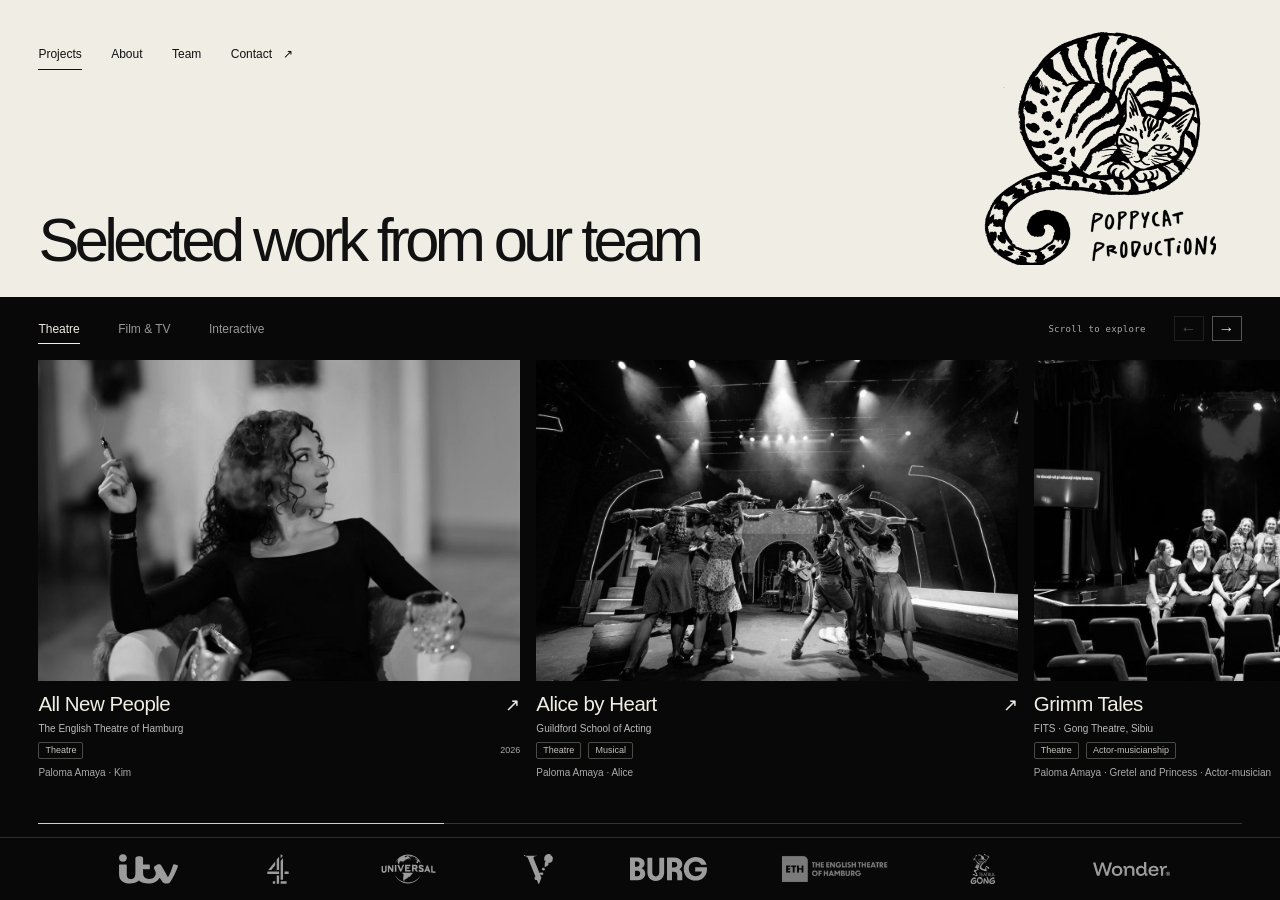
<file: index.html>
<!doctype html>
<html lang="en"><head><meta charset="utf-8"><meta name="viewport" content="width=device-width,initial-scale=1"><meta name="description" content="PoppyCat Productions — independent production company."><title>PoppyCat Productions</title><link rel="stylesheet" href="styles.css?v=20261005h"><script src="projects-data.js?v=20261005h" defer></script><script src="app.js?v=20261005h" defer></script></head>
<body><a class="skip" href="#main">Skip to content</a>
<div class="site">
<header class="masthead">
<div class="topline"><nav aria-label="Main navigation"><a href="#projects" aria-current="page">Projects</a><a href="#about">About</a><a href="#team">Team</a><a class="contact-link" href="#contact">Contact <span>↗</span></a></nav><a class="brand" href="#projects" aria-label="PoppyCat Productions home"><span class="cat"><img src="assets/logo.png?v=3" alt=""></span></a></div>
<div class="heading-row"><h1 id="page-title">Selected work from our team</h1><div class="heading-note" hidden><p id="company-line" hidden>Independent production company</p><p id="page-description" hidden></p></div></div>
</header>
<main id="main" tabindex="-1">
<section id="projects" class="panel project-panel" aria-label="Selected work by our team">
<div class="gallery-toolbar"><div class="project-sections" aria-label="Project sections"><a href="#projects/theatre">Theatre</a><a href="#projects/film-tv">Film &amp; TV</a><a href="#projects/interactive">Interactive</a></div><div class="gallery-controls"><span class="scroll-hint">Scroll to explore</span><button type="button" id="previous" aria-label="Previous project">←</button><button type="button" id="next" aria-label="Next project">→</button></div></div>
<div class="gallery" tabindex="0" aria-label="Project gallery. Scroll, swipe or use the arrow keys to explore."></div><div class="track" aria-hidden="true"><span id="progress"></span></div>
</section>
<section id="project-detail" class="panel detail-panel" aria-label="Project details" hidden></section>
<section id="about" class="panel info-panel" hidden><div class="about-layout"><p class="section-label">The company</p><div><h2>PoppyCat<br>Productions</h2><p>Independent production company.</p><p class="muted">More information coming soon.</p></div></div></section>
<section id="team" class="panel info-panel" hidden><div class="team-grid">
<article><img src="assets/dale.webp" alt="Dale Reynolds"><div><h2>Dale Reynolds</h2><p class="role">Writer, Producer</p><p class="bio">American playwright and screenwriter in London, England.</p></div></article>
<article><img src="assets/paloma-full.png" alt="Paloma Amaya"><div><h2>Paloma Amaya</h2><p class="role">Actor, Producer</p><p class="bio paloma-bio">Actor-musician, singer and songwriter. Stage and screen performer trained at GSA.</p></div></article>
<article><img src="assets/benjamin-full.png" alt="Ben Dresner-Reynolds"><div><h2>Ben Dresner-Reynolds</h2><p class="role">Creative Coordinator</p><p class="bio">Creative technologist and designer working across interactive media and film.</p></div></article>
</div></section>
<section id="contact" class="panel info-panel" hidden><div class="about-layout"><p class="section-label">Enquiries</p><div><h2>Contact</h2><p>Contact details coming soon.</p></div></div></section>
</main>
<footer aria-label="Selected company credits from our team’s previous work"><div class="partners"><img src="assets/partners/itv-mono.svg" alt="ITV"><img src="assets/partners/channel4-mono.svg" alt="Channel 4"><img src="assets/partners/universal.svg" alt="Universal Pictures"><img src="assets/partners/volksoper.svg" alt="Volksoper Wien"><img src="assets/partners/burgtheater.svg" alt="Burgtheater"><img class="solid-logo" src="assets/partners/english-theatre.jpg" alt="The English Theatre of Hamburg"><img src="assets/partners/gong.png" alt="Gong Theatre"><img src="assets/partners/wonder.svg" alt="Wonder Studios"></div></footer>
</div></body></html>
</file>
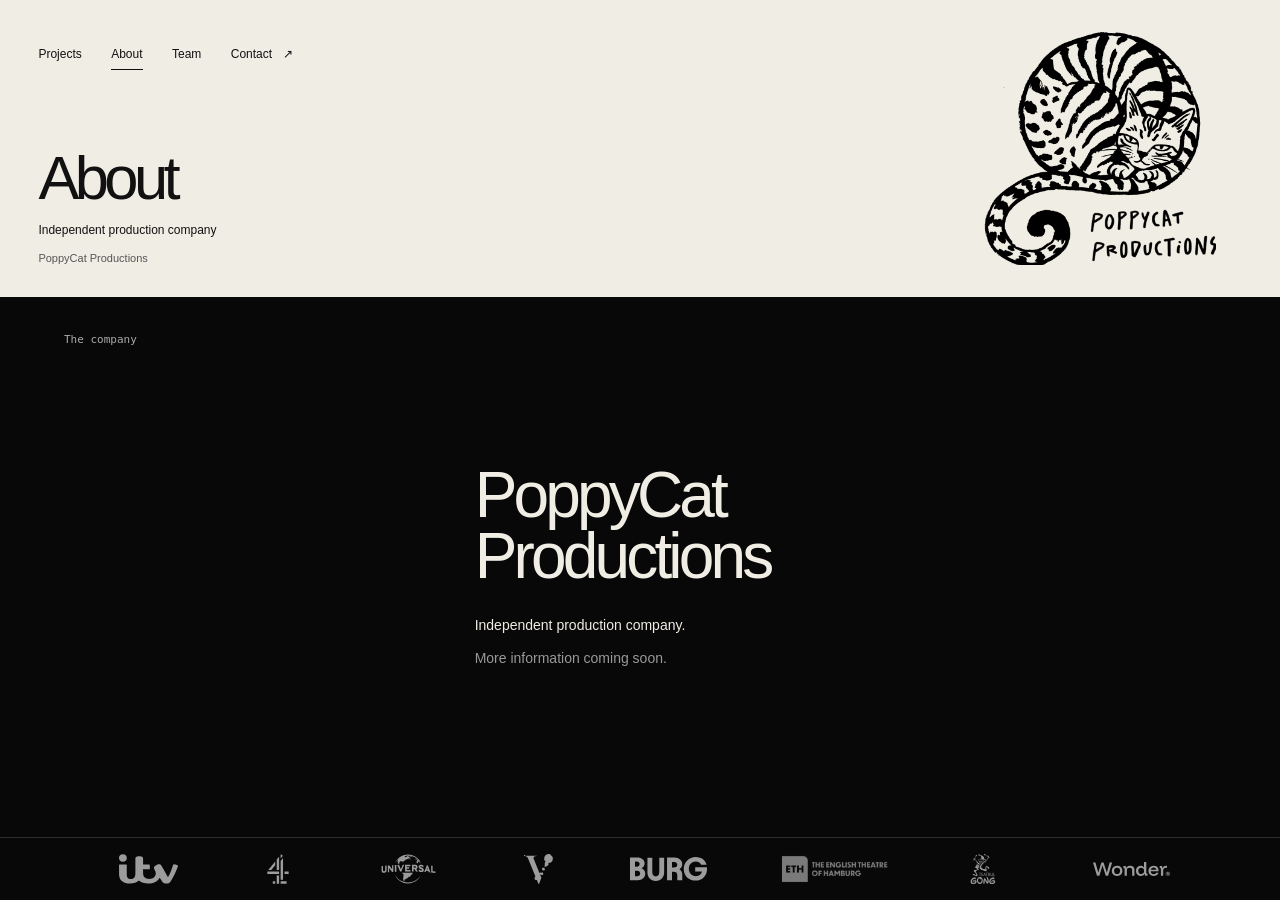
<file: about.html>
<!doctype html><html lang="en"><head><meta charset="utf-8"><meta name="viewport" content="width=device-width, initial-scale=1"><meta http-equiv="refresh" content="0;url=index.html#about"><title>PoppyCat Productions</title><script>location.replace('index.html#about');</script></head><body><a href="index.html#about">Continue to about</a></body></html>
</file>
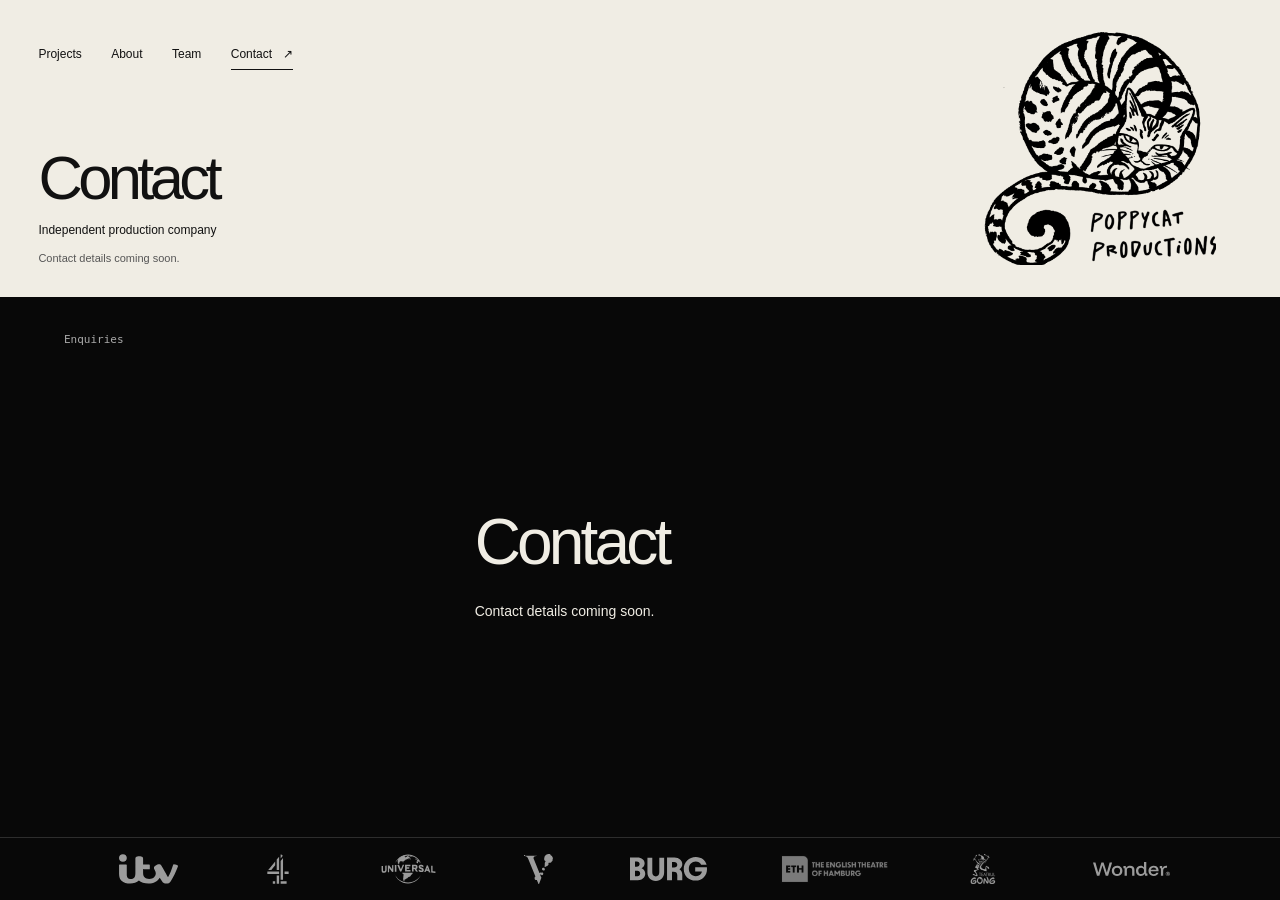
<file: contact.html>
<!doctype html><html lang="en"><head><meta charset="utf-8"><meta name="viewport" content="width=device-width, initial-scale=1"><meta http-equiv="refresh" content="0;url=index.html#contact"><title>PoppyCat Productions</title><script>location.replace('index.html#contact');</script></head><body><a href="index.html#contact">Continue to contact</a></body></html>
</file>
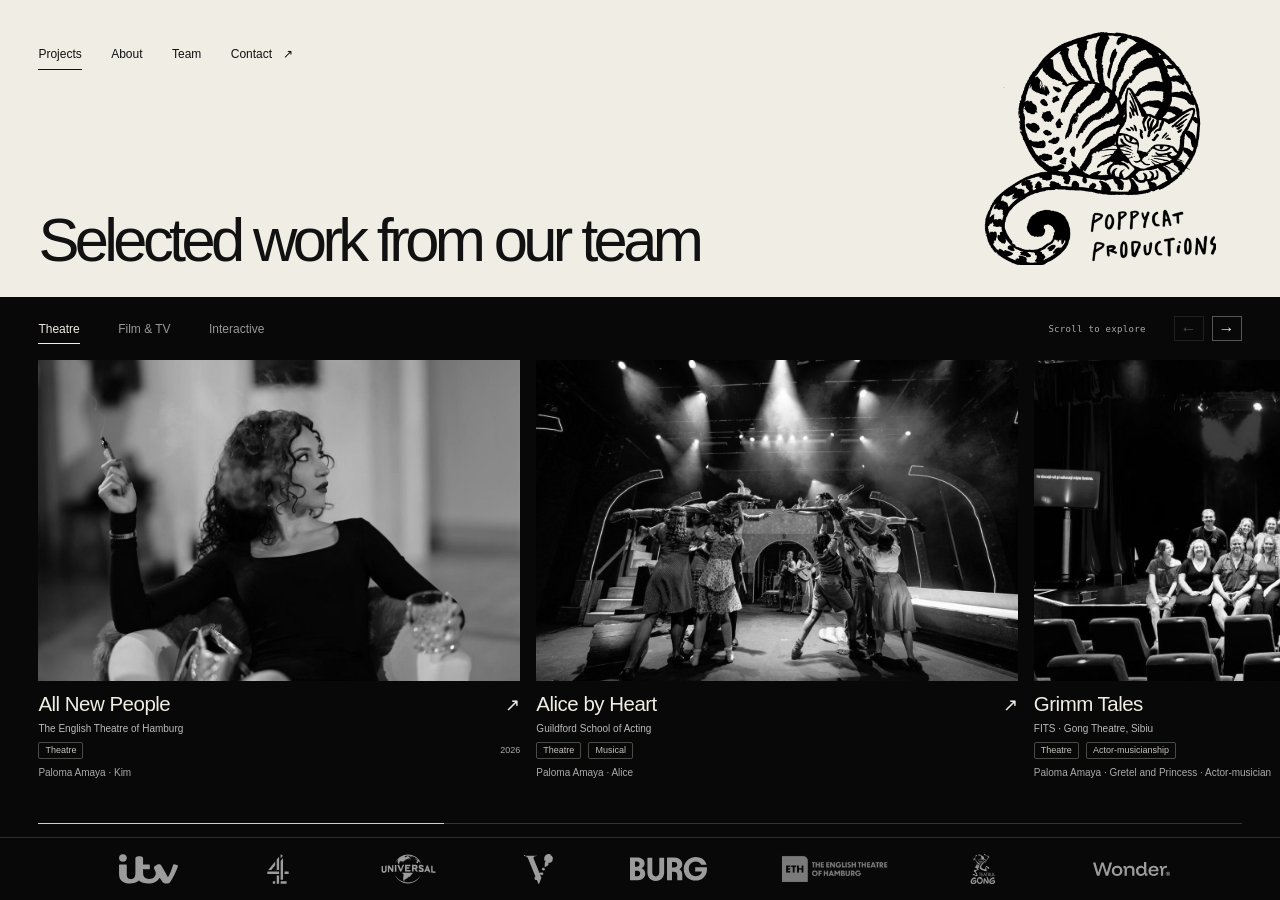
<file: projects.html>
<!doctype html><html lang="en"><head><meta charset="utf-8"><meta name="viewport" content="width=device-width, initial-scale=1"><meta http-equiv="refresh" content="0;url=index.html#projects"><title>PoppyCat Productions</title><script>location.replace('index.html#projects');</script></head><body><a href="index.html#projects">Continue to projects</a></body></html>
</file>
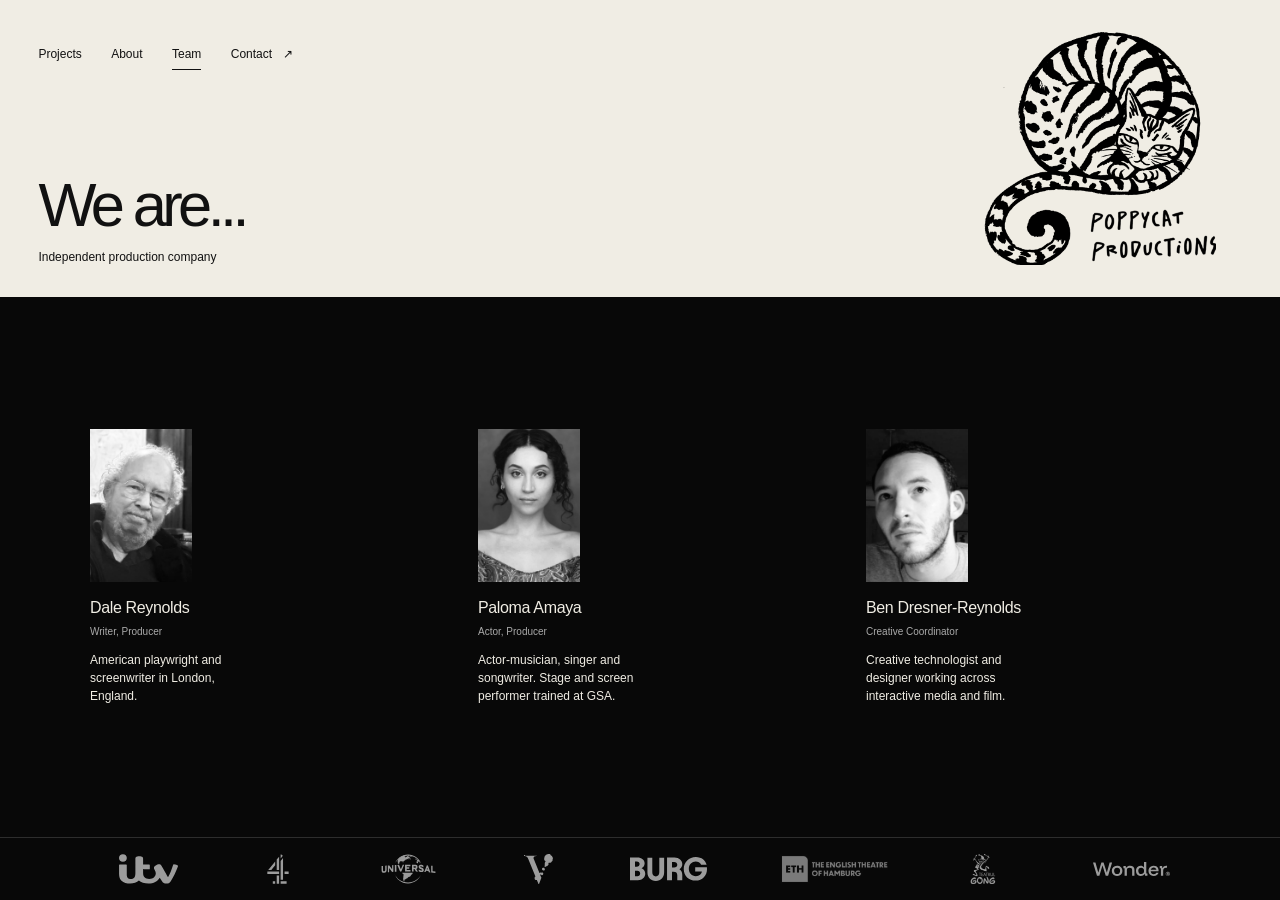
<file: team.html>
<!doctype html><html lang="en"><head><meta charset="utf-8"><meta name="viewport" content="width=device-width, initial-scale=1"><meta http-equiv="refresh" content="0;url=index.html#team"><title>PoppyCat Productions</title><script>location.replace('index.html#team');</script></head><body><a href="index.html#team">Continue to team</a></body></html>
</file>
<file: styles.css>
*{box-sizing:border-box}html,body{margin:0;width:100%;height:100%;overflow:hidden;background:#080808;color:#f0ede4;font-family:Arial,Helvetica,sans-serif;-webkit-font-smoothing:antialiased}a{color:inherit;text-decoration:none}button{font:inherit}a:focus-visible,button:focus-visible,[tabindex]:focus-visible{outline:2px solid currentColor;outline-offset:5px}h1,h2,p{margin:0}img{display:block;max-width:100%}.site{height:100dvh;display:grid;grid-template-rows:33dvh minmax(0,1fr) clamp(45px,7dvh,70px)}.masthead{background:#f0ede4;color:#111;padding:0 clamp(20px,3vw,56px);display:flex;flex-direction:column;justify-content:space-between;padding-bottom:clamp(20px,3dvh,36px)}.topline{height:clamp(70px,12dvh,110px);display:grid;grid-template-columns:1fr auto 1fr;align-items:center;gap:25px}.topline nav{display:flex;gap:clamp(16px,2.3vw,36px)}.topline nav a,.contact-link{font-size:12px;line-height:1.5}.topline nav a{position:relative}.topline nav a[aria-current]:after{content:"";position:absolute;bottom:-7px;left:0;right:0;height:1px;background:currentColor}.brand{display:flex;gap:11px;align-items:center;font-size:27px;font-weight:600;letter-spacing:-1.5px;line-height:.9}.brand small{display:block;font:8px monospace;letter-spacing:2.4px;margin-top:7px}.cat{width:52px;height:54px;position:relative;overflow:hidden}.cat img{max-width:none;width:133%;height:133%;position:absolute;top:-17%;left:-15%;object-fit:contain;filter:brightness(0)}.contact-link{justify-self:end}.contact-link span{margin-left:30px}.heading-row{display:flex;align-items:flex-end;justify-content:space-between;gap:30px}h1{font-size:clamp(46px,7.7vw,130px);line-height:.92;font-weight:400;letter-spacing:-.075em;white-space:nowrap}.heading-note{max-width:275px;font-size:12px;line-height:1.4;padding-bottom:4px}.heading-note p+p{margin-top:12px;color:#555;font-size:11px}main{min-height:0;min-width:0;overflow:hidden}.panel{height:100%;min-height:0}.panel[hidden]{display:none}.project-panel{display:grid;grid-template-rows:clamp(44px,7dvh,65px) minmax(0,1fr) 16px}.gallery-toolbar{padding:0 clamp(20px,3vw,56px);display:flex;align-items:center;justify-content:space-between}.gallery-toolbar>p,.scroll-hint{font:9px monospace;letter-spacing:.3px;color:#aaa}.gallery-controls{display:flex;gap:8px;align-items:center}.scroll-hint{margin-right:20px}.gallery-controls button{width:30px;height:25px;border:1px solid #555;background:none;color:#f0ede4;cursor:pointer;transition:background .2s}.gallery-controls button:hover{background:#333}.gallery-controls button:disabled{opacity:.3;cursor:default}.gallery{display:flex;gap:12px;overflow-x:auto;overflow-y:hidden;scrollbar-width:none;overscroll-behavior-x:contain;padding:0 clamp(20px,3vw,56px);scroll-snap-type:x proximity;scroll-padding-inline:clamp(20px,3vw,56px);touch-action:pan-x;min-height:0}.gallery::-webkit-scrollbar{display:none}.project-card{flex:0 0 57vw;min-width:0;display:grid;grid-template-rows:minmax(0,1fr) 48px;scroll-snap-align:start}.project-card:nth-child(2){flex-basis:42vw}.project-card:nth-child(3){flex-basis:52vw}.project-art{position:relative;overflow:hidden;isolation:isolate;background:#1a1a1a}.art-word{position:absolute;bottom:24px;left:30px;font-size:clamp(45px,6.2vw,100px);font-weight:400;line-height:.88;letter-spacing:-.065em;z-index:1;color:#f0ede4}.curtain{position:absolute;inset:0;background:linear-gradient(90deg,#0008,transparent 45%,#0006),repeating-linear-gradient(90deg,#0e0e0e 0,#454540 4%,#77766c 5%,#30302d 6%,#101010 9%);transform:scale(1.06);animation:drape 18s ease-in-out infinite alternate}.film-light{position:absolute;inset:-50%;background:conic-gradient(from 45deg at 40% 60%,#050505 0deg,#ddd6 10deg,#deded7 13deg,#8885 18deg,#050505 45deg);filter:blur(8px);animation:light 22s ease-in-out infinite alternate}.moire{position:absolute;inset:0;background:radial-gradient(ellipse at 65% 40%,#aaa8,transparent 55%),repeating-radial-gradient(ellipse at 65% 40%,#121212 0 4px,#74746e 5px 6px,#121212 7px 10px);transform:scale(1.15)}.caption{display:flex;align-items:center;justify-content:space-between;gap:20px}.caption h2{font-size:13px;font-weight:400}.caption p{font:9px monospace;color:#888}.track{height:1px;background:#333;margin:2px clamp(20px,3vw,56px) 0;position:relative;overflow:hidden}.track span{height:100%;background:#d2cfc6;display:block;width:30%;transform-origin:left}.info-panel{padding:clamp(20px,4dvh,55px) clamp(20px,5vw,90px)}.about-layout{display:grid;grid-template-columns:1fr 2fr;gap:40px;height:100%;align-items:center}.section-label{font:11px monospace;color:#aaa;align-self:start}.about-layout h2{font-weight:400;font-size:clamp(35px,5vw,80px);line-height:.95;letter-spacing:-.06em;margin-bottom:28px}.about-layout p:not(.section-label){font-size:14px;line-height:1.5}.muted{color:#999;margin-top:12px}.team-grid{height:100%;display:grid;grid-template-columns:repeat(3,minmax(0,1fr));gap:clamp(20px,5vw,80px);max-width:1100px;margin:auto;align-content:center}.team-grid article{min-width:0}.team-grid img{height:clamp(70px,17dvh,165px);width:clamp(65px,10vw,125px);object-fit:cover;object-position:center 30%;filter:grayscale(1);margin-bottom:16px}.team-grid h2{font-size:clamp(16px,1.7vw,24px);font-weight:400;line-height:1.12;letter-spacing:-.5px}.role{font-size:10px;color:#aaa;margin:8px 0 14px}.bio{font-size:12px;line-height:1.5;max-width:280px}.paloma-bio{white-space:nowrap;font-size:clamp(9px,1vw,12px)}footer{padding:8px clamp(20px,3vw,56px);border-top:1px solid #2d2d2d;overflow:hidden}.partners{height:100%;display:flex;justify-content:space-between;align-items:center;gap:30px;max-width:900px;margin:auto}.partners img{width:clamp(36px,6vw,85px);height:100%;max-height:30px;object-fit:contain;filter:brightness(0) invert(1);opacity:.6}.partners .solid-logo{width:clamp(65px,12vw,150px);filter:grayscale(1) invert(1);mix-blend-mode:screen}.skip{position:fixed;top:-100px;left:20px;padding:10px;background:#fff;color:#000;z-index:10}.skip:focus{top:8px}@keyframes drape{to{transform:scale(1.1) translateX(1%)}}@keyframes light{to{transform:rotate(8deg)}}@media(max-width:760px){.site{grid-template-rows:33dvh minmax(0,1fr) 48px}.masthead{padding:0 20px 20px}.topline{grid-template-columns:1fr auto;height:90px;gap:12px}.brand{grid-column:1;grid-row:1;font-size:24px}.cat{width:42px;height:46px}.contact-link{grid-column:2;grid-row:1;font-size:11px}.contact-link span{margin-left:10px}.topline nav{grid-column:1/-1;grid-row:2;gap:24px;margin-top:-14px}.topline nav a{font-size:11px}.heading-row{gap:12px;align-items:start;flex-direction:column}h1{font-size:clamp(38px,10vw,70px)}.heading-note{font-size:10px;max-width:100%;padding:0}.heading-note p+p{margin-top:3px;font-size:9px}.gallery-toolbar>p{font-size:8px}.scroll-hint{display:none}.gallery{gap:10px}.project-card,.project-card:nth-child(2),.project-card:nth-child(3){flex-basis:83vw;grid-template-rows:minmax(0,1fr) 50px}.art-word{font-size:clamp(45px,12vw,80px);left:20px;bottom:22px}.caption{display:block;padding-top:10px}.caption h2{font-size:12px}.caption p{font-size:8px;margin-top:5px}.partners{gap:14px}.partners img{width:12%;min-width:0;max-height:23px}.partners .solid-logo{width:22%}.team-grid{grid-template-columns:1fr;gap:18px;align-content:center}.team-grid article{display:grid;grid-template-columns:60px minmax(0,1fr);gap:15px}.team-grid img{width:60px;height:74px;margin:0}.team-grid h2{font-size:15px}.team-grid h2 br{display:none}.role{font-size:9px;margin:4px 0 6px}.bio,.paloma-bio{font-size:10px;line-height:1.4;max-width:100%}.info-panel{padding:20px}.about-layout{grid-template-columns:1fr;gap:20px;align-content:start}.about-layout h2{margin-top:25px;font-size:45px}.about-layout p:not(.section-label){font-size:12px}}@media(max-height:620px){.topline{height:65px}.masthead{padding-bottom:15px}.heading-note{font-size:10px}.heading-note p+p{margin-top:5px;font-size:9px}h1{font-size:clamp(32px,5.5vw,70px)}.team-grid img{height:65px;width:55px;margin-bottom:10px}.team-grid h2{font-size:15px}.role{margin:4px 0 7px}.bio{font-size:10px}.info-panel{padding-block:18px}}@media(max-height:620px) and (max-width:760px){.site{grid-template-rows:160px minmax(0,1fr) 38px}.topline{height:74px}.team-grid{grid-template-columns:repeat(3,minmax(0,1fr));gap:12px;align-content:start}.team-grid article{display:block}.team-grid img{height:45px;width:40px}.team-grid h2{font-size:11px}.role{font-size:8px}.bio,.paloma-bio{font-size:8px;white-space:normal}.heading-note p+p{display:none}.heading-row{gap:7px}.gallery-toolbar{padding-inline:20px}}@media(prefers-reduced-motion:reduce){*,*:before,*:after{animation:none!important;scroll-behavior:auto!important}}

/* Large original artwork, occupying the height of the cream masthead. */
.masthead{position:relative}
.brand{position:absolute;left:50%;top:10px;bottom:10px;transform:translateX(-50%);width:calc(33dvh - 20px);height:auto;display:block}
.cat{display:block;width:100%;height:100%;overflow:hidden}
.cat img{width:133%;height:133%;left:-15%;top:-17%;object-fit:contain}
.topline{display:flex;justify-content:space-between;flex-shrink:0}
.heading-row{position:relative;pointer-events:none}
.heading-row h1{font-size:clamp(36px,5.5vw,88px)}
.heading-note{max-width:22%;font-size:12px}
.gallery{scroll-snap-type:none}
.project-card{scroll-snap-align:none}
.partners img[alt="ITV"],.partners img[alt="Channel 4"]{opacity:.6}
@media(max-width:760px){
 .brand{left:auto;right:15px;transform:none;top:48px;bottom:12px;width:37vw;max-width:calc(33dvh - 60px)}
 .topline{height:45px;align-items:center}
 .topline nav{margin:0;gap:17px}
 .heading-row{width:60%;gap:10px}
 .heading-row h1{font-size:clamp(27px,6.5vw,46px)}
 .heading-note{max-width:100%;font-size:10px}
 .contact-link{font-size:11px}
}
@media(max-height:620px) and (max-width:760px){.brand{max-width:110px;top:45px;width:110px}.heading-row h1{font-size:30px}}

/* Right-aligned artwork, left-aligned navigation and introduction. */
.brand{left:auto;right:clamp(20px,3vw,56px);transform:none}
.topline{justify-content:flex-start}
.topline nav{align-items:center}
.contact-link span{margin-left:8px}
.heading-row{flex-direction:column;align-items:flex-start;gap:14px;width:calc(100% - 33dvh - 30px)}
.heading-row h1{white-space:normal;max-width:900px;font-size:clamp(32px,4.8vw,76px);line-height:.96}
.heading-note{max-width:100%}
.team-grid h2{white-space:nowrap;font-size:clamp(12px,1.25vw,18px);line-height:1.2;letter-spacing:-.35px}
.team-grid img{object-fit:contain;object-position:left bottom;width:clamp(65px,10vw,125px);height:clamp(70px,17dvh,165px)}
.partners{max-width:1060px}
@media(max-width:760px){
 .brand{right:15px;max-width:calc(33dvh - 60px)}
 .heading-row{width:62%;gap:10px}
 .heading-row h1{font-size:clamp(24px,6.2vw,42px)}
 .heading-note{font-size:9px}
 .topline nav{gap:17px}
 .team-grid h2{font-size:clamp(12px,3.6vw,15px)}
 .team-grid img{width:60px;height:90px}
 .team-grid article{grid-template-columns:60px minmax(0,1fr)}
 .partners{gap:10px}
 .partners img{width:10%;min-width:0}
 .partners .solid-logo{width:19%}
}
@media(max-height:620px){.team-grid img{height:65px;width:55px}}
@media(max-height:620px) and (max-width:760px){.brand{max-width:110px}.heading-row h1{font-size:28px}.team-grid{grid-template-columns:1fr;gap:12px}.team-grid article{display:grid;grid-template-columns:40px 1fr;gap:12px}.team-grid img{height:45px;width:40px;margin:0}.team-grid h2{font-size:12px}.team-grid .role{margin:2px 0 4px}}

/* Give the artwork a generous cream border on every side. */
.brand{top:clamp(25px,3.6dvh,42px);bottom:clamp(25px,3.6dvh,42px);width:calc(33dvh - clamp(50px,7.2dvh,84px));right:clamp(32px,5vw,80px)}
.team-grid .bio,.team-grid .role{max-width:25ch;white-space:normal}
.team-grid .paloma-bio{font-size:12px}
.team-grid h2{white-space:nowrap}
/* One continuous collection: every medium gets the same card treatment. */
.gallery{gap:16px}
.project-card,.project-card:nth-child(2),.project-card:nth-child(3){flex:0 0 clamp(310px,46vw,720px);grid-template-rows:minmax(0,1fr) 96px;color:inherit}
.project-card .project-art{background:#151515}
.project-art img,.project-art video{width:100%;height:100%;object-fit:cover;filter:grayscale(1);position:absolute;inset:0}
.project-art video{pointer-events:none}
.project-card .project-art img{transition:transform .7s ease}
.project-card:hover .project-art img{transform:scale(1.025)}
.caption{display:flex;align-items:stretch;justify-content:center;flex-direction:column;gap:8px;padding:10px 0}
.caption-title{display:flex;justify-content:space-between;align-items:baseline;gap:15px}
.caption h2{font-size:clamp(17px,1.65vw,25px);line-height:1.08;letter-spacing:-.5px}
.project-arrow{font-size:18px}
.project-tags{display:flex;flex-wrap:wrap;gap:5px 7px;align-items:center}
.project-tags span{font:9px Arial,Helvetica,sans-serif;border:1px solid #4a4a46;border-radius:2px;padding:3px 6px;line-height:1;color:#c8c5bc}
.project-tags .project-year{margin-left:auto;border:0;padding-right:0;color:#aaa}
.caption .project-credit{font:10px Arial,Helvetica,sans-serif;line-height:1.3;color:#aaa}
.project-card:focus-visible{outline-offset:-2px}
.detail-panel{padding:clamp(16px,3dvh,36px) clamp(20px,3vw,56px);overflow:hidden}
.detail-layout{height:100%;display:grid;grid-template-columns:minmax(0,1.3fr) minmax(0,1fr);gap:clamp(24px,4vw,64px)}
.detail-layout .project-art{min-height:0}
.detail-layout .project-art img,.detail-layout .project-art video{object-fit:contain}
.detail-copy{align-self:center;max-height:100%;overflow:auto;scrollbar-width:none;padding:2px 3px 8px;max-width:460px}
.detail-copy::-webkit-scrollbar{display:none}
.back-link{display:inline-block;font-size:11px;color:#bbb;margin-bottom:clamp(16px,3dvh,30px)}
.detail-copy .project-tags{margin-bottom:16px}
.detail-copy .project-year{margin-left:4px}
.detail-title{font-size:clamp(25px,3.2vw,48px);font-weight:400;letter-spacing:-.055em;line-height:1.02}
.detail-company{font-size:12px;color:#bcbab2;margin-top:9px}
.detail-description{font-size:clamp(12px,1vw,14px);line-height:1.55;max-width:43ch;margin-top:22px}
.detail-credit{font-size:11px;line-height:1.5;margin-top:22px;color:#bbb}
.detail-credit strong{display:block;font-weight:400;color:#f0ede4;margin-bottom:2px}
.detail-other-credits{font-size:10px;line-height:1.5;color:#888;margin-top:12px;max-width:48ch}
.source-link{font-size:11px;display:inline-block;border-bottom:1px solid #777;padding-bottom:4px;margin-top:20px}
@media(max-width:760px){
 .brand{top:60px;bottom:24px;right:25px;width:31vw;max-width:calc(33dvh - 84px)}
 .team-grid .bio,.team-grid .role{max-width:28ch}
 .team-grid .paloma-bio{font-size:10px}
 .project-card,.project-card:nth-child(2),.project-card:nth-child(3){flex-basis:82vw;grid-template-rows:minmax(0,1fr) 102px}
 .caption{gap:7px}.caption h2{font-size:20px}.caption .project-credit{font-size:9px;margin:0}.gallery-toolbar>p{font-size:8px}
 .detail-layout{grid-template-columns:1fr;grid-template-rows:minmax(90px,19dvh) minmax(0,1fr);gap:16px}
 .detail-copy{align-self:start;max-width:100%;width:100%}.detail-title{font-size:25px}.back-link{margin-bottom:12px}
 .detail-copy .project-tags{margin-bottom:10px}.detail-description{margin-top:13px;font-size:12px}.detail-credit{margin-top:12px}
 .detail-other-credits{margin-top:8px}.source-link{margin-top:12px}
}
@media(max-height:620px){.team-grid .paloma-bio{font-size:10px}.detail-title{font-size:28px}.detail-description,.detail-credit{margin-top:12px}.detail-copy .project-tags{margin-bottom:10px}.back-link{margin-bottom:12px}}
@media(max-height:620px) and (max-width:760px){.brand{top:50px;bottom:22px;max-width:88px}.team-grid .bio,.team-grid .role{max-width:32ch}.team-grid .paloma-bio{font-size:8px}.detail-layout{grid-template-columns:1fr 1fr;grid-template-rows:1fr}.project-card,.project-card:nth-child(2),.project-card:nth-child(3){grid-template-rows:minmax(0,1fr) 78px}.caption h2{font-size:16px}.caption{gap:5px}.project-tags span{font-size:8px}.project-panel{grid-template-rows:36px minmax(0,1fr) 10px}}

/* Restore original project colours on interaction. */
.project-art img,.project-art video{transition:filter .4s ease,transform .7s ease}
.project-card:focus-visible .project-art img,.project-card:focus-visible .project-art video{filter:grayscale(0)}
@media(hover:hover){
 .project-card:hover .project-art img,.project-card:hover .project-art video,
 .detail-layout .project-art:hover img,.detail-layout .project-art:hover video{filter:grayscale(0)}
}
.caption .caption-company{font:10px Arial,Helvetica,sans-serif;color:#bbb;margin:0;line-height:1.2}
.project-card,.project-card:nth-child(2),.project-card:nth-child(3){grid-template-rows:minmax(0,1fr) 112px}
.caption{gap:6px}
@media(max-width:760px){.project-card,.project-card:nth-child(2),.project-card:nth-child(3){grid-template-rows:minmax(0,1fr) 116px}.caption .caption-company{font-size:9px}}
@media(max-height:620px) and (max-width:760px){.project-card,.project-card:nth-child(2),.project-card:nth-child(3){grid-template-rows:minmax(0,1fr) 94px}.caption{gap:4px}}

/* Equal section navigation; card widths follow the original media. */
.project-sections{display:flex;align-items:center;gap:clamp(18px,3vw,42px)}
.project-sections a{font-size:12px;color:#999;position:relative;padding-block:8px}
.project-sections a:hover,.project-sections a[aria-current]{color:#f0ede4}
.project-sections a[aria-current]:after{content:'';position:absolute;left:0;right:0;bottom:0;height:1px;background:currentColor}
.gallery{--caption-height:140px;align-items:center;position:relative}
.gallery .project-card,.gallery .project-card:nth-child(2),.gallery .project-card:nth-child(3){flex:0 0 auto;grid-template-rows:var(--media-height) var(--caption-height);align-self:center}
.gallery .project-card[hidden]{display:none}
.gallery .project-art img,.gallery .project-art video{object-fit:cover!important}
.gallery .caption{justify-content:flex-start;padding-top:12px;gap:7px;overflow:hidden}
.gallery .caption h2{font-size:clamp(15px,1.6vw,23px);line-height:1.1;overflow-wrap:break-word}
.gallery .caption-title{gap:8px}
.gallery .caption .project-credit{line-height:1.35}
.gallery .project-arrow{flex-shrink:0}
.detail-layout{grid-template-columns:minmax(0,1.3fr) minmax(0,1fr)}
.detail-layout .project-art{background:transparent;justify-self:center;width:100%;height:100%;max-width:calc((60dvh - 70px) * var(--media-ratio,1.7778))}
@media(max-width:760px){.project-sections{gap:18px}.project-sections a{font-size:11px}.gallery{--caption-height:144px}.gallery .caption h2{font-size:16px}.gallery-controls{gap:5px}.gallery-controls button{width:25px}.detail-layout{grid-template-columns:1fr}.detail-layout .project-art{max-width:calc(19dvh * var(--media-ratio,1.7778))}}
@media(max-height:620px) and (max-width:760px){.gallery{--caption-height:108px}.gallery .caption{gap:4px;padding-top:7px}.gallery .caption h2{font-size:12px}.project-sections{gap:14px}.project-sections a{font-size:10px}.detail-layout{grid-template-columns:1fr 1fr}.detail-layout .project-art{max-width:100%}}
</file>
